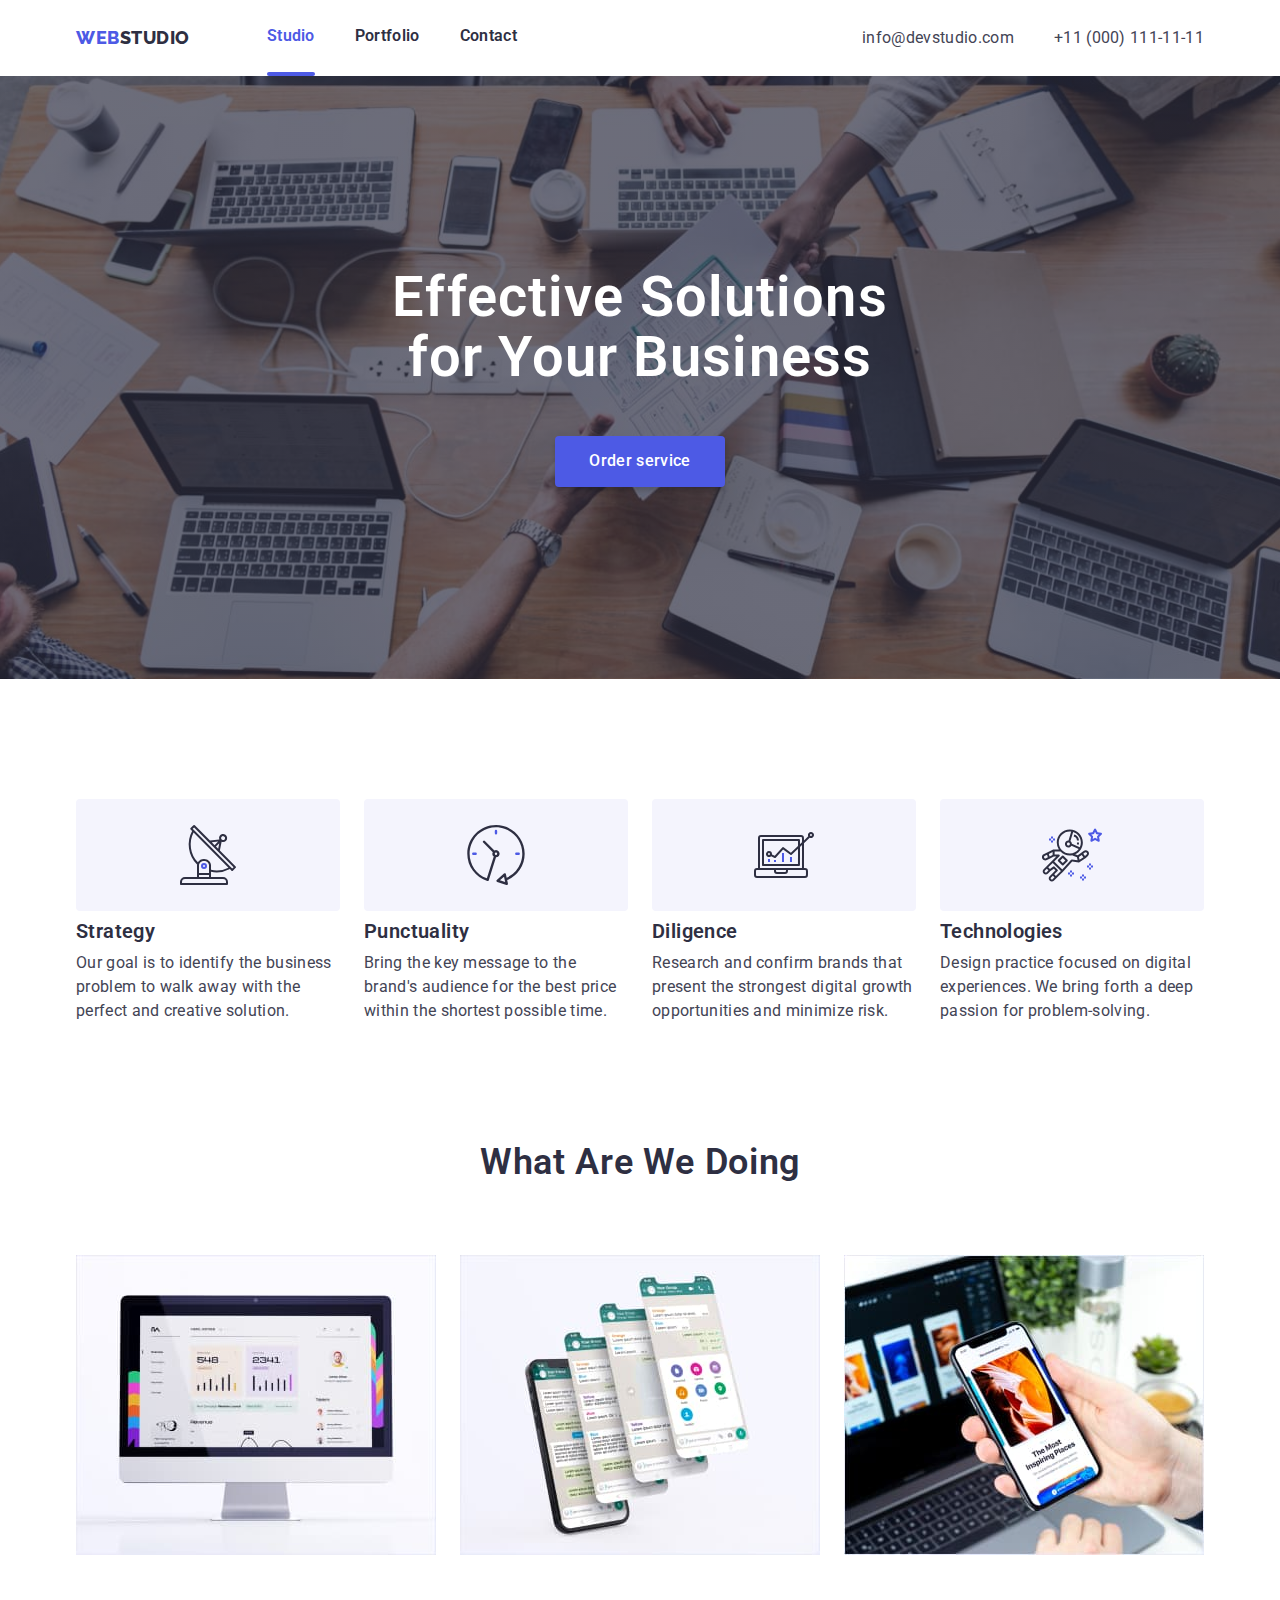
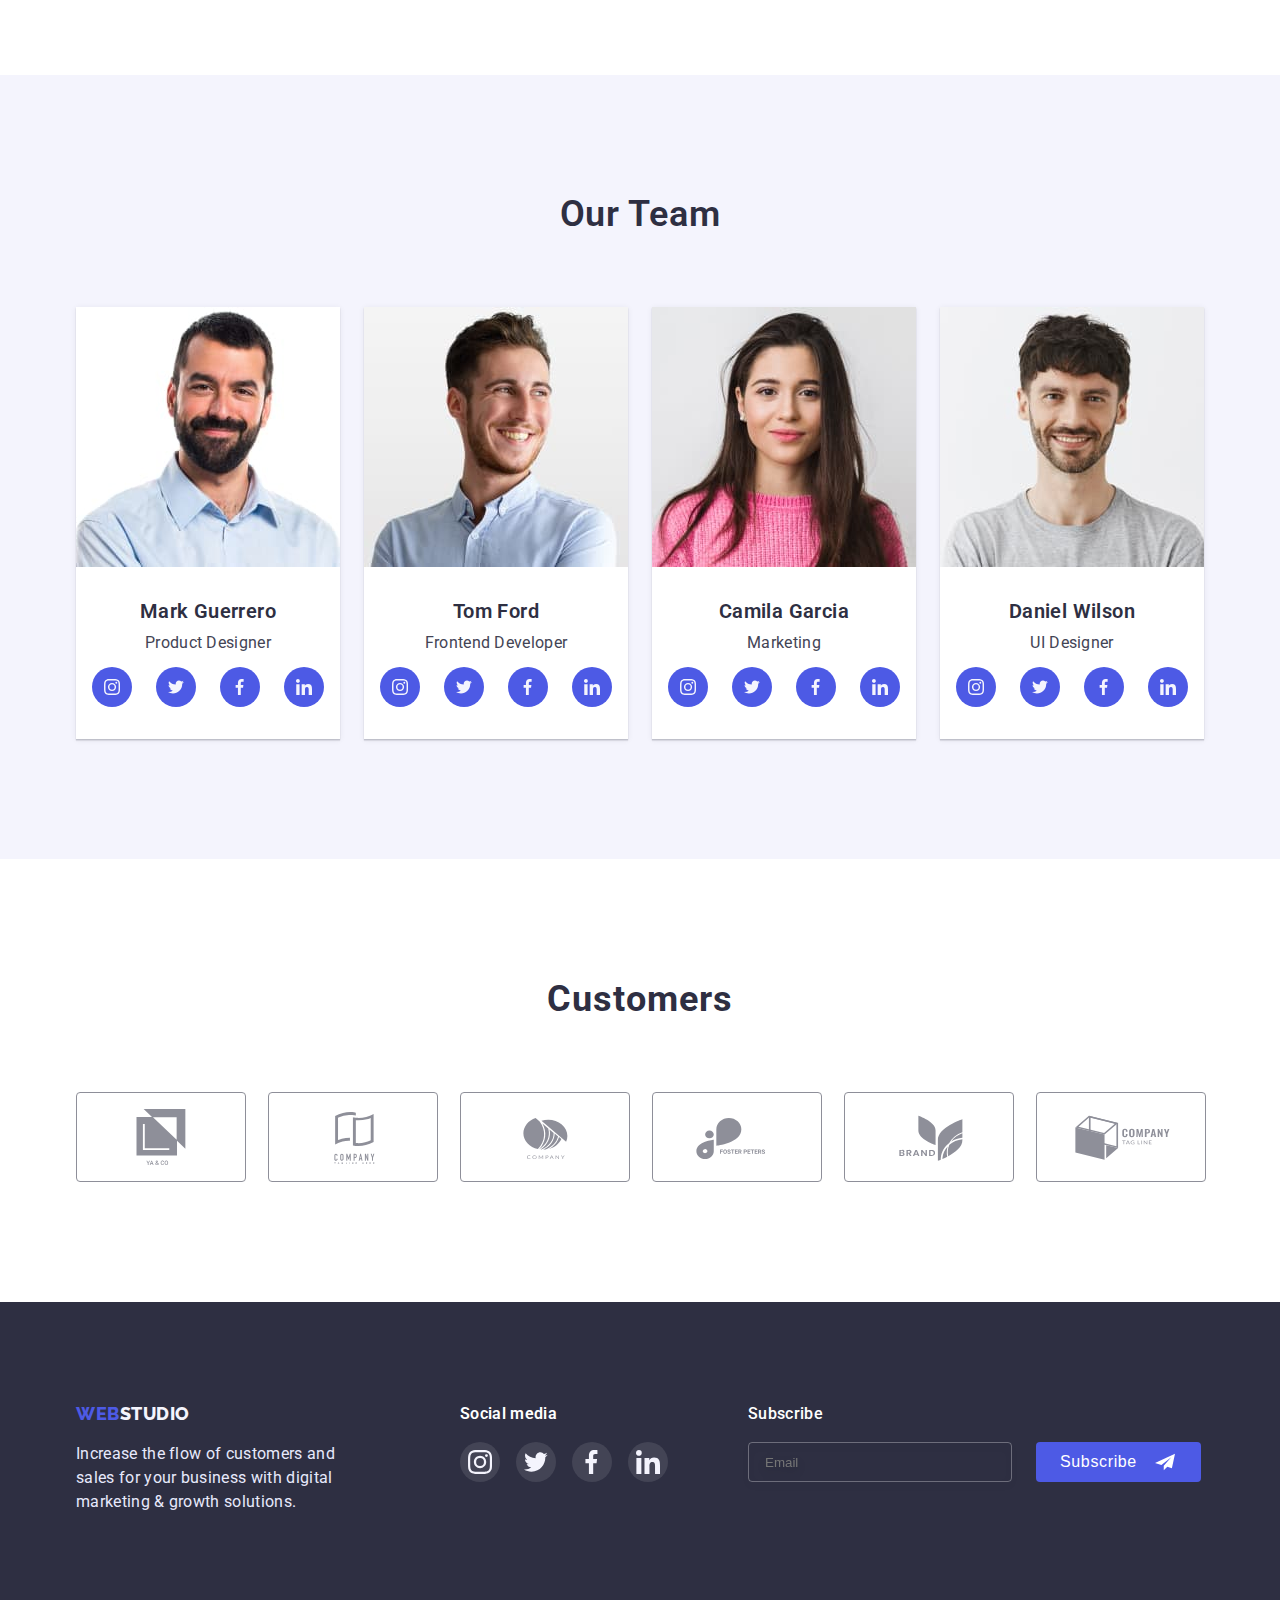
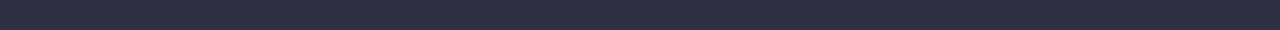
<file: index.html>
<!DOCTYPE html>
<html lang="en">
<head>
    <meta charset="UTF-8">
    <meta http-equiv="X-UA-Compatible" content="IE=edge">
    <meta name="viewport" content="width=device-width, initial-scale=1.0">
    <title>Document</title>
    <link rel="preconnect" href="https://fonts.googleapis.com">
    <link rel="preconnect" href="https://fonts.gstatic.com" crossorigin>
    <link href="https://fonts.googleapis.com/css2?family=Raleway:wght@700&family=Roboto:wght@400;500;700;900&display=swap" rel="stylesheet">
    <link rel="stylesheet" href="./css/styles.css">
    <link rel="stylesheet" href="https://github.com/sindresorhus/modern-normalize/blob/main/modern-normalize.css">
</head>
<body>
    <header class="header-section">  
        <div class="container">
        <nav class="main-nav">        
            <a class="logo" href="./index.html"><span class="logo-half">Web</span>studio</a>
            <ul class="list site-nav">
                <li class="list-link-item"><a class="list-link act-page" href="./index.html">Studio</a></li>
                <li class="list-link-item"><a class="list-link" href="./portfolio.html">Portfolio</a></li>
                <li class="list-link-item"><a class="list-link" href="#">Contact</a></li>
            </ul>
            </nav>
            <ul class="contacts list">
                <li class="list-link-item"><a class="contact-link" href="mailto:info@devstudio.com">info@devstudio.com</a></li>
                <li class="list-link-item"><a class="contact-link" href="tel:+11(000)111-11-11">+11 (000) 111-11-11</a></li>
            </ul>
        </div>       
    </header>
    <main>
        <section class="hero-section">
            <div class="container hero">
            <h1 class="hero-name">Effective Solutions<br>for Your Business</h1>
            <button class="hero-button" data-modal-open type="button">Order service</button>
            </div>
        </section>
        <section class="skills">
            <div class="container">
            <h2  class="visually-hidden">Our skills</h2>
            <ul class="skills-list list">
                <li class="skills-list-item">
                    <div class="skills-icon">
                        <svg class="icon-sk" width="60px" height="64px">
                            <use href="./images/icons.svg#icon-antenna"></use>
                        </svg>
                    </div>
                    <h3 class="skills-list-name">Strategy</h3>
                    <p class="skills-list-text">Our goal is to identify the business problem to walk away with the perfect and creative solution. </p>
                </li>
                <li class="skills-list-item">
                    <div class="skills-icon">
                        <svg class="icon-sk" width="60px" height="64px">
                            <use href="./images/icons.svg#icon-clock"></use>
                        </svg>
                    </div>
                    <h3 class="skills-list-name">Punctuality</h3>
                    <p class="skills-list-text">Bring the key message to the brand's audience for the best price within the shortest possible time.</p>
                </li>
                <li class="skills-list-item">
                    <div class="skills-icon">
                        <svg class="icon-sk" width="60px" height="64px">
                            <use href="./images/icons.svg#icon-diagram"></use>
                        </svg>
                    </div>
                    <h3 class="skills-list-name">Diligence</h3>
                    <p class="skills-list-text">Research and confirm brands that present the strongest digital growth opportunities and minimize risk.</p>
                </li>
                <li class="skills-list-item">
                    <div class="skills-icon">
                        <svg class="icon-sk" width="60px" height="64px">
                            <use href="./images/icons.svg#icon-astronaut"></use>
                        </svg>
                    </div>
                    <h3 class="skills-list-name">Technologies</h3>
                    <p class="skills-list-text">Design practice focused on digital experiences. We bring forth a deep passion for problem-solving.</p>
                </li>
            </ul>
        </div>
        </section>
        <section class="services">
            <div class="container">
            <h2 class="services-name">What are we doing</h2>
            <ul class="services-list list">
                <li class="services-list-item"><img width="360" height="300" src="./images/img1.jpg" alt="Computer"></li>
                <li class="services-list-item"><img width="360" height="300" src="./images/img2.jpg" alt="Smartphone"></li>
                <li class="services-list-item"><img width="360" height="300" src="./images/img3.jpg" alt="Smartphone and Computer"></li>
            </ul>
            </div>
        </section>
        <section class="team">
            <div class="container">
            <h2 class="staff">Our team</h2>
            <ul class="staff-list list">
                <li class="staff-card"><img width="264" height="260" src="./images/staff1.jpg" alt="Mark Guerrero"> 
                    <div class="staff-card-cont">
                        <h3 class="staff-name">Mark Guerrero</h3>
                        <p class="staff-position">Product Designer</p>
                        <ul class="soc-media-list list">
                            <li class="soc-media-item">
                                <a href="#" class="soc-media-link instagram">
                                    <svg class="soc-media-icon" width="16px" height="16px">
                                        <use href="./images/icons.svg#icon-instagram"></use>
                                    </svg>
                                </a>
                            </li>
                            <li class="soc-media-item">
                                <a href="#" class="soc-media-link twitter">
                                    <svg class="soc-media-icon" width="16px" height="16px">
                                        <use href="./images/icons.svg#icon-twitter"></use>
                                    </svg>
                                </a>
                            </li>
                            <li class="soc-media-item">
                                <a href="#" class="soc-media-link facebook">
                                    <svg class="soc-media-icon" width="16px" height="16px">
                                        <use href="./images/icons.svg#icon-facebook"></use>
                                    </svg>
                                </a>
                            </li>
                            <li class="soc-media-item">
                                <a href="#" class="soc-media-link linkedin">
                                    <svg class="soc-media-icon" width="16px" height="16px">
                                        <use href="./images/icons.svg#icon-linkedin"></use>
                                    </svg>
                                </a>
                            </li>
                        </ul>
                    </div>
                </li>
                <li class="staff-card"><img width="264" height="260" src="./images/staff2.jpg" alt="Tom Ford"> 
                    <div class="staff-card-cont">
                        <h3 class="staff-name">Tom Ford</h3>
                        <p class="staff-position">Frontend Developer</p>
                        <ul class="soc-media-list list">
                            <li class="soc-media-item">
                                <a href="#" class="soc-media-link instagram">
                                    <svg class="soc-media-icon" width="16px" height="16px">
                                        <use href="./images/icons.svg#icon-instagram"></use>
                                    </svg>
                                </a>
                            </li>
                            <li class="soc-media-item">
                                <a href="#" class="soc-media-link twitter">
                                    <svg class="soc-media-icon" width="16px" height="16px">
                                        <use href="./images/icons.svg#icon-twitter"></use>
                                    </svg>
                                </a>
                            </li>
                            <li class="soc-media-item">
                                <a href="#" class="soc-media-link facebook">
                                    <svg class="soc-media-icon" width="16px" height="16px">
                                        <use href="./images/icons.svg#icon-facebook"></use>
                                    </svg>
                                </a>
                            </li>
                            <li class="soc-media-item">
                                <a href="#" class="soc-media-link linkedin">
                                    <svg class="soc-media-icon" width="16px" height="16px">
                                        <use href="./images/icons.svg#icon-linkedin"></use>
                                    </svg>
                                </a>
                            </li>
                        </ul>
                    </div>
                </li>
                <li class="staff-card"><img width="264" height="260" src="./images/staff3.jpg" alt="Camila Garcia"> 
                    <div class="staff-card-cont">
                        <h3 class="staff-name">Camila Garcia</h3>
                        <p class="staff-position">Marketing</p>
                        <ul class="soc-media-list list">
                            <li class="soc-media-item">
                                <a href="#" class="soc-media-link instagram">
                                    <svg class="sm-icon-staff" width="16px" height="16px">
                                        <use href="./images/icons.svg#icon-instagram"></use>
                                    </svg>
                                </a>
                            </li>
                            <li class="soc-media-item">
                                <a href="#" class="soc-media-link twitter">
                                    <svg class="sm-icon-staff" width="16px" height="16px">
                                        <use href="./images/icons.svg#icon-twitter"></use>
                                    </svg>
                                </a>
                            </li>
                            <li class="soc-media-item">
                                <a href="#" class="soc-media-link facebook">
                                    <svg class="sm-icon-staff" width="16px" height="16px">
                                        <use href="./images/icons.svg#icon-facebook"></use>
                                    </svg>
                                </a>
                            </li>
                            <li class="soc-media-item">
                                <a href="#" class="soc-media-link linkedin">
                                    <svg class="sm-icon-staff" width="16px" height="16px">
                                        <use href="./images/icons.svg#icon-linkedin"></use>
                                    </svg>
                                </a>
                            </li>
                        </ul>
                    </div>
                </li>
                <li class="staff-card"><img width="264" height="260" src="./images/staff4.jpg" alt="Daniel Wilson"> 
                    <div class="staff-card-cont">
                        <h3 class="staff-name">Daniel Wilson</h3>
                        <p class="staff-position">UI Designer</p>
                        <ul class="soc-media-list list">
                            <li class="soc-media-item">
                                <a href="#" class="soc-media-link instagram">
                                    <svg class="soc-media-icon" width="16px" height="16px">
                                        <use href="./images/icons.svg#icon-instagram"></use>
                                    </svg>
                                </a>
                            </li>
                            <li class="soc-media-item">
                                <a href="#" class="soc-media-link twitter">
                                    <svg class="soc-media-icon" width="16px" height="16px">
                                        <use href="./images/icons.svg#icon-twitter"></use>
                                    </svg>
                                </a>
                            </li>
                            <li class="soc-media-item">
                                <a href="#" class="soc-media-link facebook">
                                    <svg class="soc-media-icon" width="16px" height="16px">
                                        <use href="./images/icons.svg#icon-facebook"></use>
                                    </svg>
                                </a>
                            </li>
                            <li class="soc-media-item">
                                <a href="#" class="soc-media-link linkedin">
                                    <svg class="soc-media-icon" width="16px" height="16px">
                                        <use href="./images/icons.svg#icon-linkedin"></use>
                                    </svg>
                                </a>
                            </li>
                        </ul>
                    </div>
                </li>
            </ul>
            </div>
        </section>
        <section class="customers">
            <div class="container">
                <h2>Customers</h2>
                <ul class="customers-list list">
                    <li class="customers-item">
                        <a href="#" class="cust-link" >
                            <svg class="cust-icon" width="104px" height="56px">
                            <use href="./images/icons.svg#icon-client1" ></use>
                            </svg>
                        </a> 
                    </li>
                    <li class="customers-item">
                        <a href="#" class="cust-link">
                            <svg class="cust-icon" width="104px" height="56px">
                            <use href="./images/icons.svg#icon-client2"></use>
                            </svg>
                        </a>
                    </li>
                    <li class="customers-item">
                        <a href="#" class="cust-link"> 
                            <svg class="cust-icon" width="104px" height="56px">
                            <use href="./images/icons.svg#icon-client3"></use>
                            </svg>
                        </a>
                    </li>
                    <li class="customers-item">
                        <a href="#" class="cust-link">
                            <svg class="cust-icon" width="104px" height="56px">
                            <use href="./images/icons.svg#icon-client4"></use>
                            </svg>
                        </a>
                    </li>
                    <li class="customers-item">
                        <a href="#" class="cust-link">
                            <svg class="cust-icon" width="104px" height="56px">
                            <use href="./images/icons.svg#icon-client5"></use>
                            </svg>
                        </a>
                    </li>
                    <li class="customers-item">
                        <a href="#" class="cust-link">
                            <svg class="cust-icon" width="104px" height="56px">
                            <use href="./images/icons.svg#icon-customer6"></use>
                            </svg>
                        </a>
                    </li>
                </ul>
            </div>
        </section> 
    </main>
    <footer class="footer-section">
        <div class="container ft">
        <div><a class="logo" href="./index.html"><span class="footer-title"><span class="logo-half">Web</span>studio</span></a>
        <p class="footer-text">Increase the flow of customers and sales for your business with digital marketing & growth solutions.</p></div>
        <div class="soc-media-foot">
            <h3>Social media</h3>
            <ul class="sm-list-footer list">
                <li class="sm-item-footer">
                    <a href="#" class="sm-link-footer instagram">
                        <svg class="soc-media-icon" width="24px" height="24px">
                            <use href="./images/icons.svg#icon-instagram"></use>
                        </svg>
                    </a>
                </li>
                <li class="sm-item-footer">
                    <a href="#" class="sm-link-footer twitter">
                        <svg class="soc-media-icon" width="24px" height="24px">
                            <use href="./images/icons.svg#icon-twitter"></use>
                        </svg>
                    </a>
                </li>
                <li class="sm-item-footer">
                    <a href="#" class="sm-link-footer facebook">
                        <svg class="soc-media-icon" width="24px" height="24px">
                            <use href="./images/icons.svg#icon-facebook"></use>
                        </svg>
                    </a>
                </li>
                <li class="sm-item-footer">
                    <a href="#" class="sm-link-footer linkedin">
                        <svg class="soc-media-icon" width="24px" height="24px">
                            <use href="./images/icons.svg#icon-linkedin"></use>
                        </svg>
                    </a>
                </li>
            </ul>
        </div>
        <form class="subscribe">
            <span>Subscribe</span>
            <div class="sub-cont">
            <input type="email" placeholder="Email" class="sub-input" name="mail" >
            <button name="subscribe" type="submit" class="sub-btn">Subscribe
                <svg class="icon-sub" width="24px" height="20px">
                    <use href="./images/icons.svg#icon-subscr"></use>
                </svg>
            </button>
            </div>
        </form>
        </div>
    </footer>
    <div data-modal class="backdrop is-hidden">
        <div class="modal">
            <button data-modal-close class="btn-modal" type="button">
                <svg class="icon-close" width="8px" height="8px">
                    <use href="./images/icons.svg#icon-cross"></use>
                </svg>
            </button>
            <form class="reg-form" autocomplete="off">                       
                <p class="modal-title">Leave your contacts and we will call you back</p>
                <div class="form-fields">
                <label for="name" class="form-label">Name
                    <div class="input-cont">
                    <input type="text" name="name" id="name"  class="form-input" autofocus>
                    <svg class="input-icon" width="12px" height="12px">
                        <use href="./images/icons.svg#icon-name"></use>
                    </svg>
                    </div>
                </label>                   
                </div>
                <div class="form-fields">
                <label for="tel" class="form-label">Phone
                    <div class="input-cont">
                    <input type="tel" name="tel" id="tel" class="form-input">
                    <svg class="input-icon" width="13px" height="13px">
                        <use href="./images/icons.svg#icon-tel"></use>
                    </svg>
                    </div>
                </label>
                </div>
                <div class="form-fields">
                <label for="mail" class="form-label">Email
                    <div class="input-cont">
                    <input type="email" name="mail" id="mail" class="form-input">
                    <svg class="input-icon" width="15px" height="12px">
                        <use href="./images/icons.svg#icon-email"></use>
                    </svg> 
                    </div>
                </label>
                </div>
                <div class="form-fields">
                    <label for="comment" class="form-label">Comment</label>
                    <textarea name="comment" id="comment" rows="7" placeholder="Text input"></textarea>
                </div>
                <div class="checkbox">
                    <label for="policy" class="modal-policy">
                        <input type="checkbox" name="checkbox" id="policy">
                        <span class="icon-mark"></span>
                        <span>I accept the terms and conditions of the <a href="#">Privacy Policy</a></span>
                    </label>            
                </div>
                <div class="send-btn"><button type="submit" class="submit-btn hero-button">Send</button></div>
            </form>
        </div>
    </div>
    
    <script src="./js/modal.js"></script>
</body>
</html>
</file>
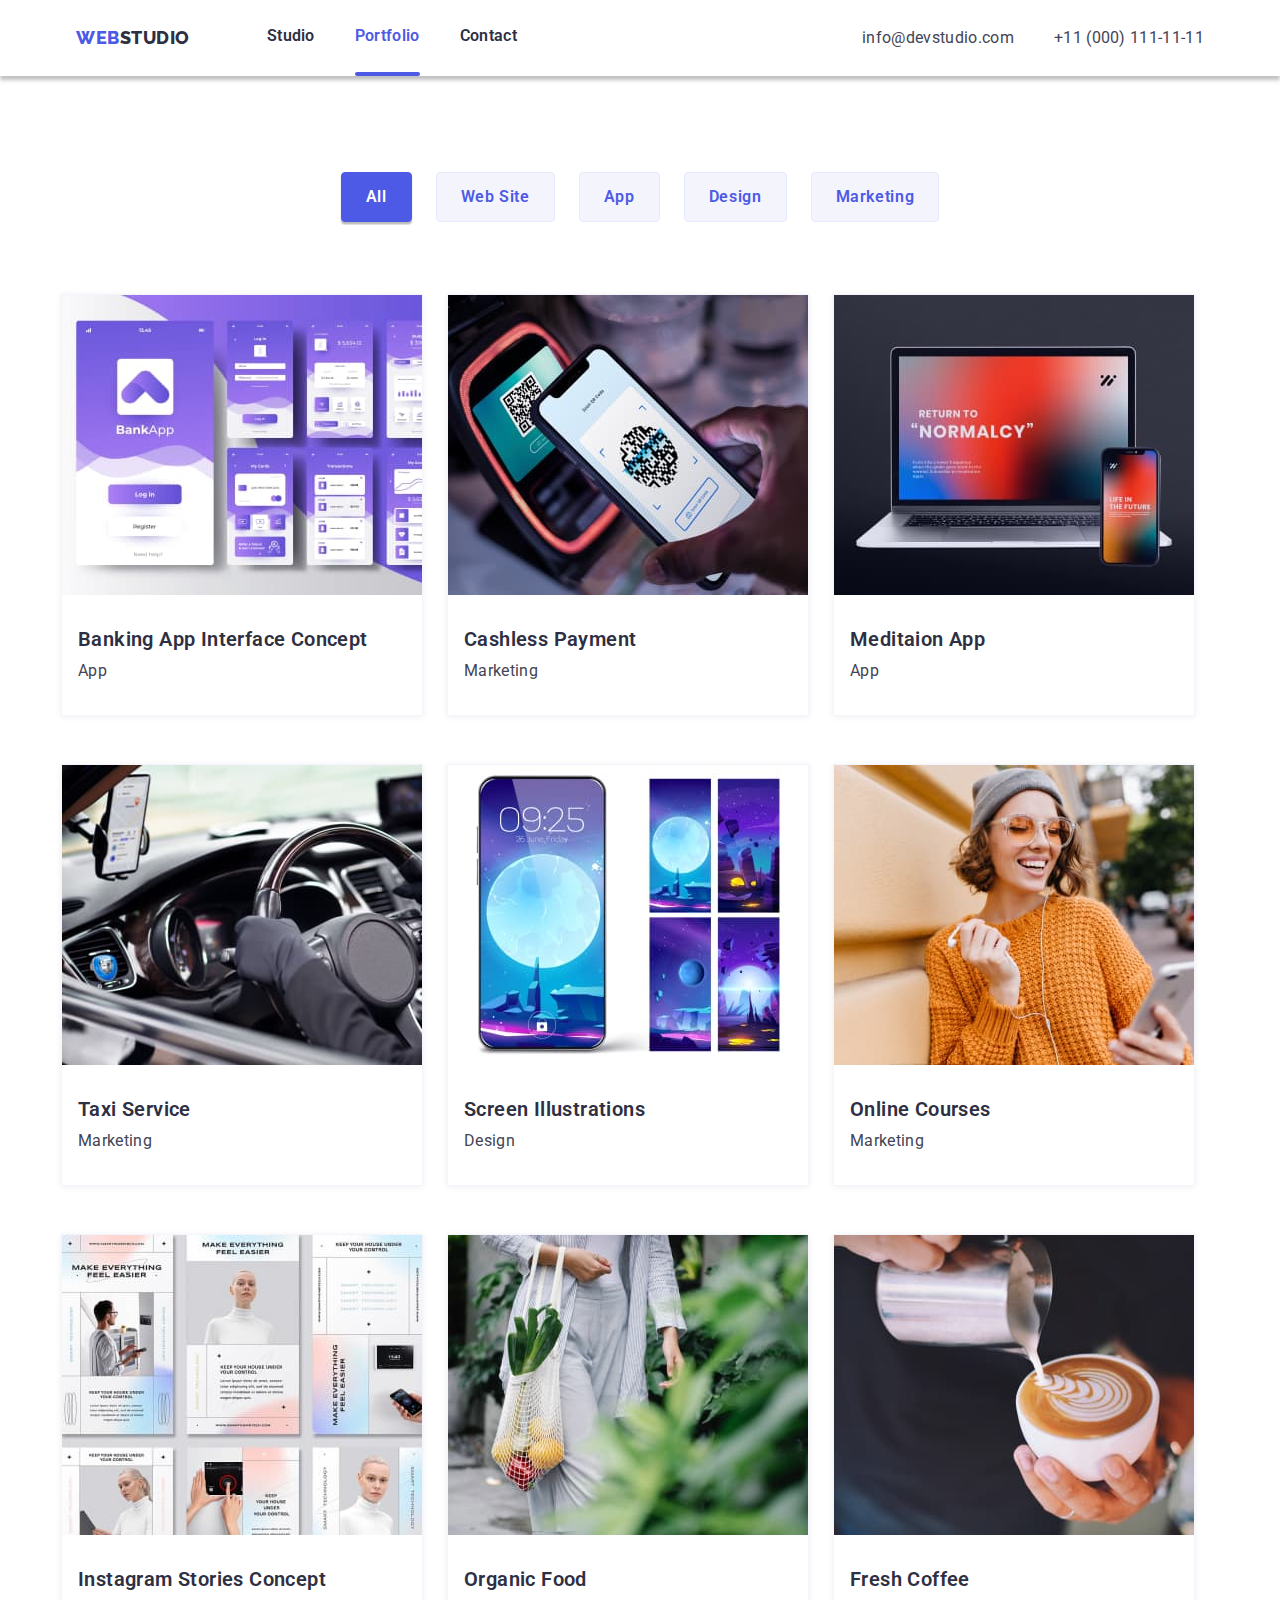
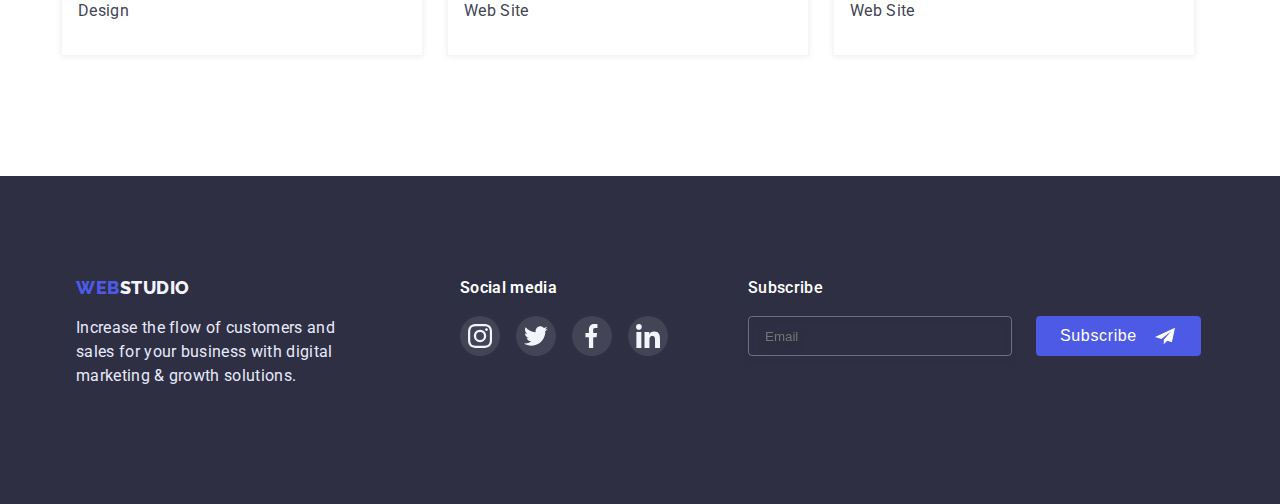
<file: portfolio.html>
<!DOCTYPE html>
<html lang="en">
<head>
    <meta charset="UTF-8">
    <meta http-equiv="X-UA-Compatible" content="IE=edge">
    <meta name="viewport" content="width=device-width, initial-scale=1.0">
    <title>Portfolio</title>
    <link rel="preconnect" href="https://fonts.googleapis.com">
    <link rel="preconnect" href="https://fonts.gstatic.com" crossorigin>
    <link href="https://fonts.googleapis.com/css2?family=Raleway:wght@700&family=Roboto:wght@400;500;700;900&display=swap" rel="stylesheet">
    <link rel="stylesheet" href="./css/styles.css">
    <link rel="stylesheet" href="https://github.com/sindresorhus/modern-normalize/blob/main/modern-normalize.css">
</head>
<body>
    <header class="header-section">  
        <div class="container">
        <nav class="main-nav">        
            <a class="logo" href="./index.html"><span class="logo-half">Web</span>studio</a>
            <ul class="list site-nav">
                <li class="list-link-item"><a class="list-link" href="./index.html">Studio</a></li>
                <li class="list-link-item"><a class="list-link act-page" href="./portfolio.html">Portfolio</a></li>
                <li class="list-link-item"><a class="list-link" href="#">Contact</a></li>
            </ul>
            </nav>
            <ul class="contacts list">
                <li class="list-link-item"><a class="contact-link" href="mailto:info@devstudio.com">info@devstudio.com</a></li>
                <li class="list-link-item"><a class="contact-link" href="tel:+11(000)111-11-11">+11 (000) 111-11-11</a></li>
            </ul>
        </div>       
    </header>
    <main class="main">
        <section class="portfolio-section">
            <div class="container port-cont">
            <div class="filter-cont">       
                <h1 class="visually-hidden">Service examples</h1>
                <ul class="list filter-list">
                    <li class="filter-item"><button class="all-btn" type="button">All</button></li>
                    <li class="filter-item"><button class="filter-btn" type="button">Web Site</button></li>
                    <li class="filter-item"><button class="filter-btn" type="button">App</button></li>
                    <li class="filter-item"><button class="filter-btn" type="button">Design</button></li>
                    <li class="filter-item"><button class="filter-btn" type="button">Marketing</button></li>
                </ul>
            </div>        
        <div class="srv-cards">
        <ul class="list crd-list">            
            <li class="card-item">
            <a href="#">
                <div class="card-img">
                    <img src="./images/srvc1.jpg" alt="Banking app" width="360" height="300">
                <div class="overlay">
                    <p>14 Stylish and User-Friendly App Design Concepts · Task Manager App · Calorie Tracker App · Exotic Fruit Ecommerce App · Cloud Storage App</p>
                </div>  
                </div>
                <div class="card-content">
                    <h3 class="list-name">Banking App Interface Concept</h3>
                    <p class="list-text">App</p>
                    </div>
            </a>
            </li>
            <li class="card-item">
                <a href="#">
                    <div class="card-img">
                    <img src="./images/srv1.jpg" alt="phone payment" width="360" height="300">
                    <div class="overlay">
                        <p>14 Stylish and User-Friendly App Design Concepts · Task Manager App · Calorie Tracker App · Exotic Fruit Ecommerce App · Cloud Storage App</p>
                    </div>  
                </div>
                <div class="card-content">
                <h3 class="list-name">Cashless Payment</h3>
                <p class="list-text">Marketing</p>
                </div>
                </a>
            </li> 
            <li class="card-item">
                <a href="#">
                <div class="card-img">
                <img src="./images/srvc7.jpg" alt="Laptop and smartphone" width="360" height="300">
                    <div class="overlay">
                        <p>14 Stylish and User-Friendly App Design Concepts · Task Manager App · Calorie Tracker App · Exotic Fruit Ecommerce App · Cloud Storage App</p>  
                    </div>
                </div>
                <div class="card-content">
                <h3 class="list-name">Meditaion App</h3>
                <p class="list-text">App</p>
                </div>
                </a>                
            </li>
            <li class="card-item">
                <a href="#">
                <div class="card-img">
                    <img src="./images/srvc6.jpg" alt="Driver" width="360" height="300">
                    <div class="overlay">
                        <p>14 Stylish and User-Friendly App Design Concepts · Task Manager App · Calorie Tracker App · Exotic Fruit Ecommerce App · Cloud Storage App</p>
                    </div>  
                </div>
                <div class="card-content">
                <h3 class="list-name">Taxi Service</h3>
                <p class="list-text">Marketing</p>
                </div>
                </a>
            </li>
            <li class="card-item">
                <a href="#">
                <div class="card-img">
                    <img src="./images/srvc3.jpg" alt="Smartphone screens" width="360" height="300">
                    <div class="overlay">
                        <p>14 Stylish and User-Friendly App Design Concepts · Task Manager App · Calorie Tracker App · Exotic Fruit Ecommerce App · Cloud Storage App</p>
                    </div>
                </div>
                <div class="card-content">
                <h3 class="list-name">Screen Illustrations</h3>
                <p class="list-text">Design</p>
                </div>
                </a>
            </li>
            <li class="card-item">
                <a href="#">
                <div class="card-img">
                    <img src="./images/srvc5.jpg" alt="Girl with phone" width="360" height="300">
                    <div class="overlay">
                        <p>14 Stylish and User-Friendly App Design Concepts · Task Manager App · Calorie Tracker App · Exotic Fruit Ecommerce App · Cloud Storage App</p>
                    </div>  
                </div>
                <div class="card-content">
                <h3 class="list-name">Online Courses</h3>
                <p class="list-text">Marketing</p>
                </div>
                </a>
            </li>
            <li class="card-item">
                <a href="#"> 
                    <div class="card-img">
                    <img src="./images/srvc2.jpg" alt="Screens" width="360" height="300">
                        <div class="overlay">
                            <p>14 Stylish and User-Friendly App Design Concepts · Task Manager App · Calorie Tracker App · Exotic Fruit Ecommerce App · Cloud Storage App</p>
                        </div>  
                    </div>
                    <div class="card-content">
                        <h3 class="list-name">Instagram Stories Concept</h3>
                        <p class="list-text">Design</p>
                    </div>
                </a>
            </li>
            <li class="card-item">
                <a href="#">
                <div class="card-img">
                <img src="./images/srvc4.jpg" alt="Fruits" width="360" height="300">     
                    <div class="overlay">
                        <p>14 Stylish and User-Friendly App Design Concepts · Task Manager App · Calorie Tracker App · Exotic Fruit Ecommerce App · Cloud Storage App</p>
                    </div>  
                </div>
                <div class="card-content">
                <h3 class="list-name">Organic Food</h3>
                <p class="list-text">Web Site</p>
                </div>
                </a>
            </li>
            <li class="card-item">
                <a href="#">
                <div class="card-img">
                <img src="./images/srvc.jpg" alt="Cup of coffee" width="360" height="300">
                    <div class="overlay">
                        <p>14 Stylish and User-Friendly App Design Concepts · Task Manager App · Calorie Tracker App · Exotic Fruit Ecommerce App · Cloud Storage App</p>
                    </div>
                </div>
                <div class="card-content">
                <h3 class="list-name">Fresh Coffee</h3>
                <p class="list-text">Web Site</p>
                </div>
                </a>
            </li>
        </ul>
        </div>
        </div>
        </section>
    </main>
    <footer class="footer-section">
        <div class="container ft">
        <div><a class="logo" href="./index.html"><span class="footer-title"><span class="logo-half">Web</span>studio</span></a>
        <p class="footer-text">Increase the flow of customers and sales for your business with digital marketing & growth solutions.</p></div>
        <div class="soc-media-foot">
            <h3>Social media</h3>
            <ul class="sm-list-footer list">
                <li class="sm-item-footer">
                    <a href="#" class="sm-link-footer instagram">
                        <svg class="soc-media-icon" width="24px" height="24px">
                            <use href="./images/icons.svg#icon-instagram"></use>
                        </svg>
                    </a>
                </li>
                <li class="sm-item-footer">
                    <a href="#" class="sm-link-footer twitter">
                        <svg class="soc-media-icon" width="24px" height="24px">
                            <use href="./images/icons.svg#icon-twitter"></use>
                        </svg>
                    </a>
                </li>
                <li class="sm-item-footer">
                    <a href="#" class="sm-link-footer facebook">
                        <svg class="soc-media-icon" width="24px" height="24px">
                            <use href="./images/icons.svg#icon-facebook"></use>
                        </svg>
                    </a>
                </li>
                <li class="sm-item-footer">
                    <a href="#" class="sm-link-footer linkedin">
                        <svg class="soc-media-icon" width="24px" height="24px">
                            <use href="./images/icons.svg#icon-linkedin"></use>
                        </svg>
                    </a>
                </li>
            </ul>
        </div>
        <form class="subscribe">
            <span>Subscribe</span>
            <div class="sub-cont">
            <input type="email" placeholder="Email" class="sub-input" name="mail">
            <button name="subscribe" type="submit" class="sub-btn">Subscribe
                <svg class="icon-sub" width="24px" height="20px">
                    <use href="./images/icons.svg#icon-subscr"></use>
                </svg>
            </button>
            </div>
        </form>
    </div>
    </footer>
</body>
</html>
</file>
<file: css/styles.css>
:root {
    --dark-theme: #2E2F42;
    --standart-light: #FFFFFF;
    --main-bgc: #E5E5E5;
    --staff-bgc: #F4F4FD;
    --blue-theme: #4D5AE5;
    --dark-main: #434455;
    --text-color: #E7E9FC;
    --icon-gr: #8E8F99;
    --margin-right: 40px;
    --dark-blue: #404BBF
}


body {
    font-family: 'Roboto', sans-serif;
    color: var(--dark-main);
    margin: 0;
    padding: 0;
}

img {
    display: block;
    width: 100%;
}
.visually-hidden {
    position: absolute;
    width: 1px;
    height: 1px;
    margin: -1px;
    border: 0;
    padding: 0;
    white-space: nowrap;
    clip-path: inset(100%);
    clip: rect(0 0 0 0);
    overflow: hidden;
}
.list {
    list-style: none;
    padding-left: 0;
}
.container {
    max-width: 1158px;
    padding-left: 15px;
    padding-right: 15px;
    margin: 0 auto;
    box-sizing: border-box;
    /* outline: 1px solid red; */
}
ul {
    margin: 0;
}
/* header styles */

.main-nav {
    display: flex;
    align-items: center;    
}

.site-nav {
    display: flex;
    margin-left: 77px    
}
.site-nav .list-link-item:not(:last-child) {
    margin-right: var(--margin-right);
}

.logo {
    font-family: 'Raleway';
    font-weight: 800;
    font-size: 18px;
    line-height: 1.33;
    display: flex;
    align-items: center;
    letter-spacing: 0.03em;
    color: var(--dark-theme);
    text-decoration: none;
    text-transform: uppercase;
    }
.logo-half {
    color: var(--blue-theme);;
}
.list-link { 
    display: block;
    font-weight: 600;
    font-size: 16px;
    line-height: 1.5;
    letter-spacing: 0.02em;
    color: var(--dark-theme);
    text-decoration: none;
    padding: 24px 0 0 0;
    transition: color 250ms cubic-bezier(0.4, 0, 0.2, 1);
}

.list-link:hover, 
.list-link:focus {
    color: var(--blue-theme)
}
.list-link:active {
    color: var(--dark-main)
}

.contact-link {
    font-weight: 400;
    font-size: 16px;
    line-height: 1.5;
    letter-spacing: 0.02em;
    color: var(--dark-main);
    text-decoration: none;
    padding: 24px 0px;

    transition: color 250ms cubic-bezier(0.4, 0, 0.2, 1);

}
.contacts {
    display: flex;
    margin-left: auto;
}

.contacts .list-link-item + .list-link-item{
    margin-left: 40px;
}
.header-section > .container {
   display: flex;
   align-items: center;      
}

.header-section {
    box-shadow: 0px 4px 4px 0px rgba(0, 0, 0, 0.25);
}

.contact-link:hover, .contact-link:focus {
    color: var(--blue-theme);
} 
.act-page {
    color: var(--blue-theme);
}
.act-page::after {
    content: "";
    display: block;
    width: 100%;
    height: 4px;
    left: 0;
    margin-top: 24px;
    background-color: var(--blue-theme);
    border-radius: 2px;
    

}

/* hero styles */

.hero {
    margin-top: 0;
    text-align: center;   
}

.hero-section {
    padding-top: 192px;
    padding-bottom: 192px;
    background-image: linear-gradient(rgba(46, 47, 66, 0.7),rgba(46, 47, 66, 0.7)),
    url(../images/hero.jpg);
    background-position: center;
    background-repeat: no-repeat;
    background-size: cover;
    max-width: 1440px;
    margin-left: auto;
    margin-right: auto 
}

.hero-name {
    font-weight: 600;
    font-size: 56px;
    line-height: 1.07;
    letter-spacing: 0.02em;
    color: var(--standart-light); 
    margin-top: 0;
    margin-bottom: 48px;
}
.hero-button {
    font-family: 'Roboto', sans-serif;
    font-weight: 500;
    font-size: 16px;
    line-height: 1.18;
    letter-spacing: 0.02em;
    color: var(--standart-light);
    background-color: var(--blue-theme);
    cursor: pointer;

    padding: 16px 32px;
    gap: 10px;

    text-align: center;
    width: 170px;
    height: 51px;
  
    box-shadow: 0px 4px 4px rgba(0, 0, 0, 0.15);
    border-radius: 4px;
    border: none;

    transition: background-color 250ms cubic-bezier(0.4, 0, 0.2, 1),
    box-shadow 250ms cubic-bezier(0.4, 0, 0.2, 1) 

    }
.hero-button:hover {
    background: var(--dark-blue);
    box-shadow: 0px 4px 4px rgba(0, 0, 0, 0.15);
    
}
.hero-button:focus {
    background: var(--dark-blue);
    box-shadow: 0px 4px 4px rgba(0, 0, 0, 0.15);
 
}

/* skills style */

.skills {
    padding: 120px 0;
}

.skills-list {
    display: flex;
    align-items: center;
}
.skills-list-name {
    font-weight: 600;
    font-size: 20px;
    line-height: 1.2;
    letter-spacing: 0.02em;
    color: var(--dark-theme);
    margin: 0;
    
}
.skills-list-text {
    font-weight: 400;
    font-size: 16px;
    line-height: 1.5;
    letter-spacing: 0.02em;
    color: var(--dark-main);
    margin-top: 8px;
    margin-bottom: 0;
}
.skills-list-item:not(:last-child) {
    margin-right: 24px;

}
.skills-list-item>.list-text {
    margin-bottom: 0;
    
}
.skills-list-item {
    width: calc((100% - 72px) / 4)
}
.skills-icon {
    background-color: var(--staff-bgc);
    border-radius: 4px;
    display: flex;
    justify-content: center;
    align-items: center;
    margin-bottom: 8px;
    height: 112px;
}
.icon-sk {
    fill: var(--dark-theme);
}

 /* services styles */

 .services {
   padding-bottom: 120px;     
 }

 .services-list {
    display: flex;
    align-content: center;
    margin: 0;
 }
 
 .services-name {
    font-weight: 600;
    font-size: 36px; 
    line-height: 1.11;
    text-align: center;
    letter-spacing: 0.02em;
    text-transform: capitalize;
    color: var(--dark-theme);
    margin-bottom: 72px;
    margin-top: 0;
    
}
.services-list-item:not(:last-child) {
    margin-right: 24px;
}

.services-list-item {
    width: calc((100% - 48px) / 3)
}

/* staff styles */ 

.staff {
    font-weight: 600;
    font-size: 36px; 
    line-height: 1.11;
    text-align: center;
    letter-spacing: 0.02em;
    text-transform: capitalize;
    color: var(--dark-theme)
}

.staff-list {
    display: flex;
    align-items: center;
    margin-top: 72px;
    margin-bottom: 0;
    
}


.team {
    background-color: var(--staff-bgc);
    padding-top: 120px;
    padding-bottom: 120px;
    
}

.staff-name {
    font-weight: 600;
    font-size: 20px;
    line-height: 1.2;
    text-align: center;
    letter-spacing: 0.02em;
    color: var(--dark-theme);
    margin: 0 0 8px;
}

.staff-position {
    font-weight: 400;
    font-size: 16px;
    line-height: 1.5;
    text-align: center;
    letter-spacing: 0.02em;
    color: var(--dark-main);
    margin: 0;
}
.staff-card {
    background-color: var(--standart-light);
    margin-right: 24px;
    width: calc((100% - 72px) / 4);
    box-shadow: 0px 1px 6px rgba(46, 47, 66, 0.08), 0px 1px 1px rgba(46, 47, 66, 0.16), 0px 2px 1px rgba(46, 47, 66, 0.08)
}
.staff-card:last-child {
    margin-right: 0px;
}
.staff {
    margin: 0;
}
.soc-media-list {
  display: flex;
  align-items: center;
  justify-content: center;
  margin: 0 auto;
  grid-gap: 24px;
  margin-top: 12px;
}

.soc-media-link {  
    width: 100%;
    height: 100%;
    display: flex;
    align-items: center;
    justify-content: center;
    background-color: var(--blue-theme);
    border-radius: 50%
}
.soc-media-item {
    display: flex;
    align-items: center;
    justify-content: center;  
    width: 40px;
    height: 40px;
}
.sm-icon-staff {
    fill: var(--staff-bgc);
   padding: auto;
} 
.staff-card-cont {
    padding: 32px 16px
}

/* Customers styles */

.customers {
    padding-top: 120px;
    padding-bottom: 120px;
  
}
.customers h2 {
    font-weight: 700;
    font-size: 36px;
    line-height: 1.16;
    text-align: center;
    letter-spacing: 0.03em;
    margin: 0 0 72px;
    color: var(--dark-theme);
}

.customers-list {
  display: flex;
  align-items: center;
  justify-content: center;
  margin: 0 auto;
}
.cust-link {
    display: flex;
    width: 100%;
    height: 100%;
    align-items: center;
    justify-content: center;
    color:  var(--icon-gr);
    border: 1px solid #8E8F99;
    border-radius: 4px;
    padding: 16px 0;      
    transition: color 250ms cubic-bezier(0.4, 0, 0.2, 1),
    border 250ms cubic-bezier(0.4, 0, 0.2, 1);


}
 .cust-link:hover, .cust-link:focus {
    border-color: var(--dark-blue); 
    color: var(--dark-blue);   
}
.customers-item {
    display: block;

    width: calc((100% - 120px) / 6);
       

   
}
 .cust-icon {
        fill: currentColor;
 }

.customers-item:not(:last-child) {
    margin-right: 24px;
 }

/* footer styles */
 
footer {
    background-color: var(--dark-theme);
    
}
.footer-text {
    font-weight: 400;
    font-size: 16px;
    line-height: 1.5;
    letter-spacing: 0.02em;
    color: var(--text-color);

    display: block;
    width: 264px;
    height: 72px;
}
.footer-title {
    color: var(--staff-bgc);
}
.footer-section {
    padding-top: 100px;
    padding-bottom: 100px;
 
}
.ft {
    display: flex;
}
footer h3 {
    font-weight: 600;
    font-size: 16px;
    line-height: 1.5;
    letter-spacing: 0.02em;
    color: var(--standart-light);
    margin: 0 0 16px;
}
.sm-list-footer {
    display: flex;
    align-items: center;
    justify-content: left;
    margin: 0 auto;
    grid-gap: 16px;
}
.sm-link-footer {
    display: block;
    width: 100%;
    height: 100%;
    background-color:rgba(255, 255, 255, 0.1);
    border-radius: 50%;

    transition: background-color 250ms cubic-bezier(0.4, 0, 0.2, 1);
}

.sm-link-footer:hover, .sm-link-footer:focus {
    background-color: rgba(49, 208, 170, 1);
    border-radius: 50%;
}
.sm-item-footer {
    display: flex;
    align-items: center;
    justify-content: center;    
    width: 40px;
    height: 40px;

}

.soc-media-icon {
  padding: 8px;
  fill: var(--staff-bgc);
}
.soc-media-foot {
    display: block;
    justify-content: left;
    margin-left: 120px;   
    margin-right: 80px;
}
.sub-input {
    border: 1px solid rgba(255, 255, 255, 0.3);
    filter: drop-shadow(0px 4px 4px rgba(0, 0, 0, 0.15));
    border-radius: 4px;
    background-color: transparent;
    width: 264px;
    height: 40px;
    padding: 8px 0 8px 16px;
    outline: none;
    box-sizing: border-box;
    margin-right: 24px;
    color: var(--standart-light);

}
.sub-btn {  
    box-sizing: border-box;
    display: flex;
    flex-direction: row;
    justify-content: center;
    align-items: center;
    padding: 8px 24px;
    gap: 16px;
    background-color: var(--blue-theme);
    border-radius: 4px;
    cursor: pointer;
    border: none;

    font-weight: 500;
    font-size: 16px;
    line-height: 24px;
    letter-spacing: 0.04em;
    color: var(--standart-light);
    
}
.sub-input:focus {
    border-color: var(--blue-theme);
}
.sub-cont {
    display: flex;
    justify-content: center;
    align-items: center;
    margin-top: 16px;
}
.subscribe span {
    font-weight: 500;
    font-size: 16px;
    line-height: 1.5;
    letter-spacing: 0.02em;
    color: var(--standart-light);

}


/* portfolio styles */

.portfolio-section {
    padding-top: 96px;
    padding-bottom: 120px;
}

.port-cont {
    box-sizing: content-box;
}
.filter-list {
    display: flex;
    justify-content: center;    
}

.filter-btn {
    font-family: 'Roboto';
    font-weight: 600;
    font-size: 16px;
    line-height: 1.5;
    align-items: center;
    text-align: center;
    letter-spacing: 0.04em;
    color: var(--blue-theme);
    background-color: var(--staff-bgc);
    cursor: pointer;

    padding: 12px 24px;
    border: 1px solid #E7E9FC;
    border-radius: 4px;

    transition: color 250ms cubic-bezier(0.4, 0, 0.2, 1),
    background-color 250ms cubic-bezier(0.4, 0, 0.2, 1),
    border-color 250ms cubic-bezier(0.4, 0, 0.2, 1),
    box-shadow 250ms cubic-bezier(0.4, 0, 0.2, 1);
}

.filter-btn:hover, .filter-btn:focus {
    color: var(--standart-light);
    background-color: var(--blue-theme);
    border-color: var(--blue-theme);
    box-shadow: 0px 3px 1px rgba(0, 0, 0, 0.1), 0px 2px 1px rgba(0, 0, 0, 0.08), 0px 2px 2px rgba(0, 0, 0, 0.12)

}

.all-btn {
    font-family: 'Roboto';
    font-weight: 600;
    font-size: 16px;
    line-height: 1.5;
    display: block;
    align-items: center;
    text-align: center;
    letter-spacing: 0.04em;
    color: var(--standart-light);
    background-color: var(--blue-theme);
    cursor: pointer;    
    padding: 4px 8px;
    padding: 12px 24px;
    border: 1px solid var(--blue-theme);
    border-radius: 4px;
    box-shadow: 0px 3px 1px rgba(0, 0, 0, 0.1), 0px 2px 1px rgba(0, 0, 0, 0.08), 0px 2px 2px rgba(0, 0, 0, 0.12);
}

.filter-cont {
    margin-bottom: 72px;
}

.card-item {
    display: block;
    margin-bottom: 48px;
    border: 0.5px solid rgba(244, 244, 253, 1);
    box-shadow: 0px 1px 6px 0px rgba(46, 47, 66, 0.08);
    background-color: var(--standart-light);
    margin-right: 24px;

    transition: box-shadow 250ms cubic-bezier(0.4, 0, 0.2, 1);
    
}
.card-item:hover  {
    box-shadow: 0px 1px 6px rgba(46, 47, 66, 0.08), 0px 1px 1px rgba(46, 47, 66, 0.16), 0px 2px 1px rgba(46, 47, 66, 0.08)
}


.card-item > a {
    cursor: pointer;
    text-decoration: none;
}

.filter-item:not(:last-child) {
    margin-right: 24px;
}
.list-name {
    font-weight: 600;
    font-size: 20px;
    line-height: 1.2;
    letter-spacing: 0.02em;
    color: var(--dark-theme);
    margin: 0 0 8px;
    
}
.list-text {
    font-weight: 400;
    font-size: 16px;
    line-height: 1.5;
    letter-spacing: 0.02em;
    color: var(--dark-main);
    margin: 0;
}

.card-content {
padding: 32px 16px;
}

.crd-list {
    display: flex;
    flex-wrap: wrap;
    align-items: center;
    margin-right: -24px;
    margin-bottom: -48px;
}




/* card overlay */

.card-img {
    position: relative;
    overflow: hidden;   

}
    
.overlay {
   
    position: absolute;
    top: 0;
    left: 0;
    width: 100%;
    height: 100%;
    background-color: var(--blue-theme);
 
    transform: translateY(100%);
    transition: transform 250ms cubic-bezier(0.4, 0, 0.2, 1);
}
.overlay > p {

    font-weight: 400;
    font-size: 16px;
    line-height: 1.5;
    letter-spacing: 0.02em;
    color: var(--staff-bgc);
    padding: 40px 32px;
    text-align: center;
    margin: 0;
        
}

.card-item:hover .overlay {
    transform: translateY(0);
}

/* Modal window styles */


.backdrop {
    position: fixed;
    top: 0;
    left: 0;
    
    width: 100%;
    height: 100%;

    background-color: rgba(46, 47, 66, 0.4);

    opacity: 1;

    transition: opacity 250ms cubic-bezier(0.4, 0, 0.2, 1);
}

.backdrop.is-hidden {
    opacity: 0;
    pointer-events: none;
    visibility: hidden;
}

.backdrop.is-hidden .modal {
    transform: translate(-50%, -50%) scale(0.2);
}

.modal {
    position: absolute;
    top: 50%;
    left: 50%;
    transform: translate(-50%, -50%) scale(1);
    min-width: 408px;
    min-height: 584px;
    box-sizing: border-box;

    background-color: #FCFCFC;
    box-shadow: 0px 1px 1px rgba(0, 0, 0, 0.14), 0px 1px 3px rgba(0, 0, 0, 0.12), 0px 2px 1px rgba(0, 0, 0, 0.2);
    border-radius: 4px;    

    transition: transform 1000ms cubic-bezier(0.4, 0, 0.2, 1);
}

.btn-modal {
    margin-top: 24px;
    margin-right: 24px;
    margin-left: auto;

    display: flex;
    align-items: center;
    justify-content: center;

    width: 24px;
    height: 24px;

    background-color: var(--text-color);
    border: 1px solid rgba(0, 0, 0, 0.1);
    border-radius: 50%;
    cursor: pointer;

    transition: transform 250ms cubic-bezier(0.4, 0, 0.2, 1);   
}

.icon-close {
    
    fill: #000000;
}

/* form styles */

.reg-form {
    margin-right: auto;
    margin-left: auto;    
}

.modal-title {
    font-weight: 500;
    font-size: 16px;
    line-height: 1.5;
    text-align: center;
    letter-spacing: 0.02em;
    color: var(--dark-theme);
    margin: 24px 24px 14px;
}
.form-fields {
    display: flex;
    flex-direction: column;
    padding-left: 24px;
    padding-right: 24px;
    margin-bottom: 8px;
}
.input-cont {
    position: relative;
}
.form-label {
    font-weight: 400;
    font-size: 12px;
    line-height: 1.33;
    letter-spacing: 0.04em;
    color: var(--icon-gr);
    margin-bottom: 4px;
    
}
.form-input {
    width: 100%;
    box-sizing: border-box;
    height: 40px;
    border: 1px solid rgba(33, 33, 33, 0.2);
    border-radius: 4px;
    background-color: inherit;
    padding-left: 38px;
    padding-top: 11px;
    padding-bottom: 11px;
    outline: none;
    transition: border-color 250ms cubic-bezier(0.4, 0, 0.2, 1)

}
.form-input:focus {
    border-color: var(--blue-theme);
}
.input-icon {
    position: absolute;
    left: 19px;
    top: 50%;
    transform: translateY(-50%);
    transition: fill 250ms cubic-bezier(0.4, 0, 0.2, 1)
    
}
.form-input:focus + .input-icon{
    fill: var(--blue-theme)
}
.form-fields textarea {   
    font-family: 'Roboto';
    font-style: normal;
    font-weight: 400;
    font-size: 12px;
    line-height: 1.33;
    letter-spacing: 0.04em;    
    

    background-color: inherit;
    resize: none;
    border: 1px solid rgba(33, 33, 33, 0.2);
    border-radius: 4px;  
    padding-top: 8px;
    padding-left: 16px; 
    outline: none;
    
}
.form-label::placeholder {
    font-weight: 400;
    font-size: 12px;
    line-height: 16px;
    letter-spacing: 0.04em;
    color: rgba(117, 117, 117, 0.5);
}

.form-fields textarea:focus{
    border-color: var(--blue-theme);
}
.send-btn {
    text-align: center;
}
.modal-policy {
    font-weight: 400;
    font-size: 12px;
    line-height: 1.33;
    letter-spacing: 0.04em;
    display: flex;
    align-items: center;

    color: #757575;
}
.modal-policy > a {
    color: var(--blue-theme);
}
.checkbox input {
    position: absolute;
    width: 1px;
    height: 1px;
    margin: -1px;
    border: 0;
    padding: 0;
    white-space: nowrap;
    clip-path: inset(100%);
    clip: rect(0 0 0 0);
    overflow: hidden;
}
.icon-mark {
    width: 16px;
    height: 16px;
    margin-right: 8px;
    display: inline-block;
    border: 1.25px solid #2E2F42;
    border-radius: 2px;

}
.checkbox input:checked + .icon-mark {
    background-image: url(../images/iconmark.svg);    
    border-color: transparent;
    background-origin: border-box;
    background-size: contain;
}
.checkbox {
    padding: 0px 24px;
    display: flex;
    flex-direction: row;
    align-items: center;
}

.submit-btn {
    margin: 24px 0;
}
</file>
